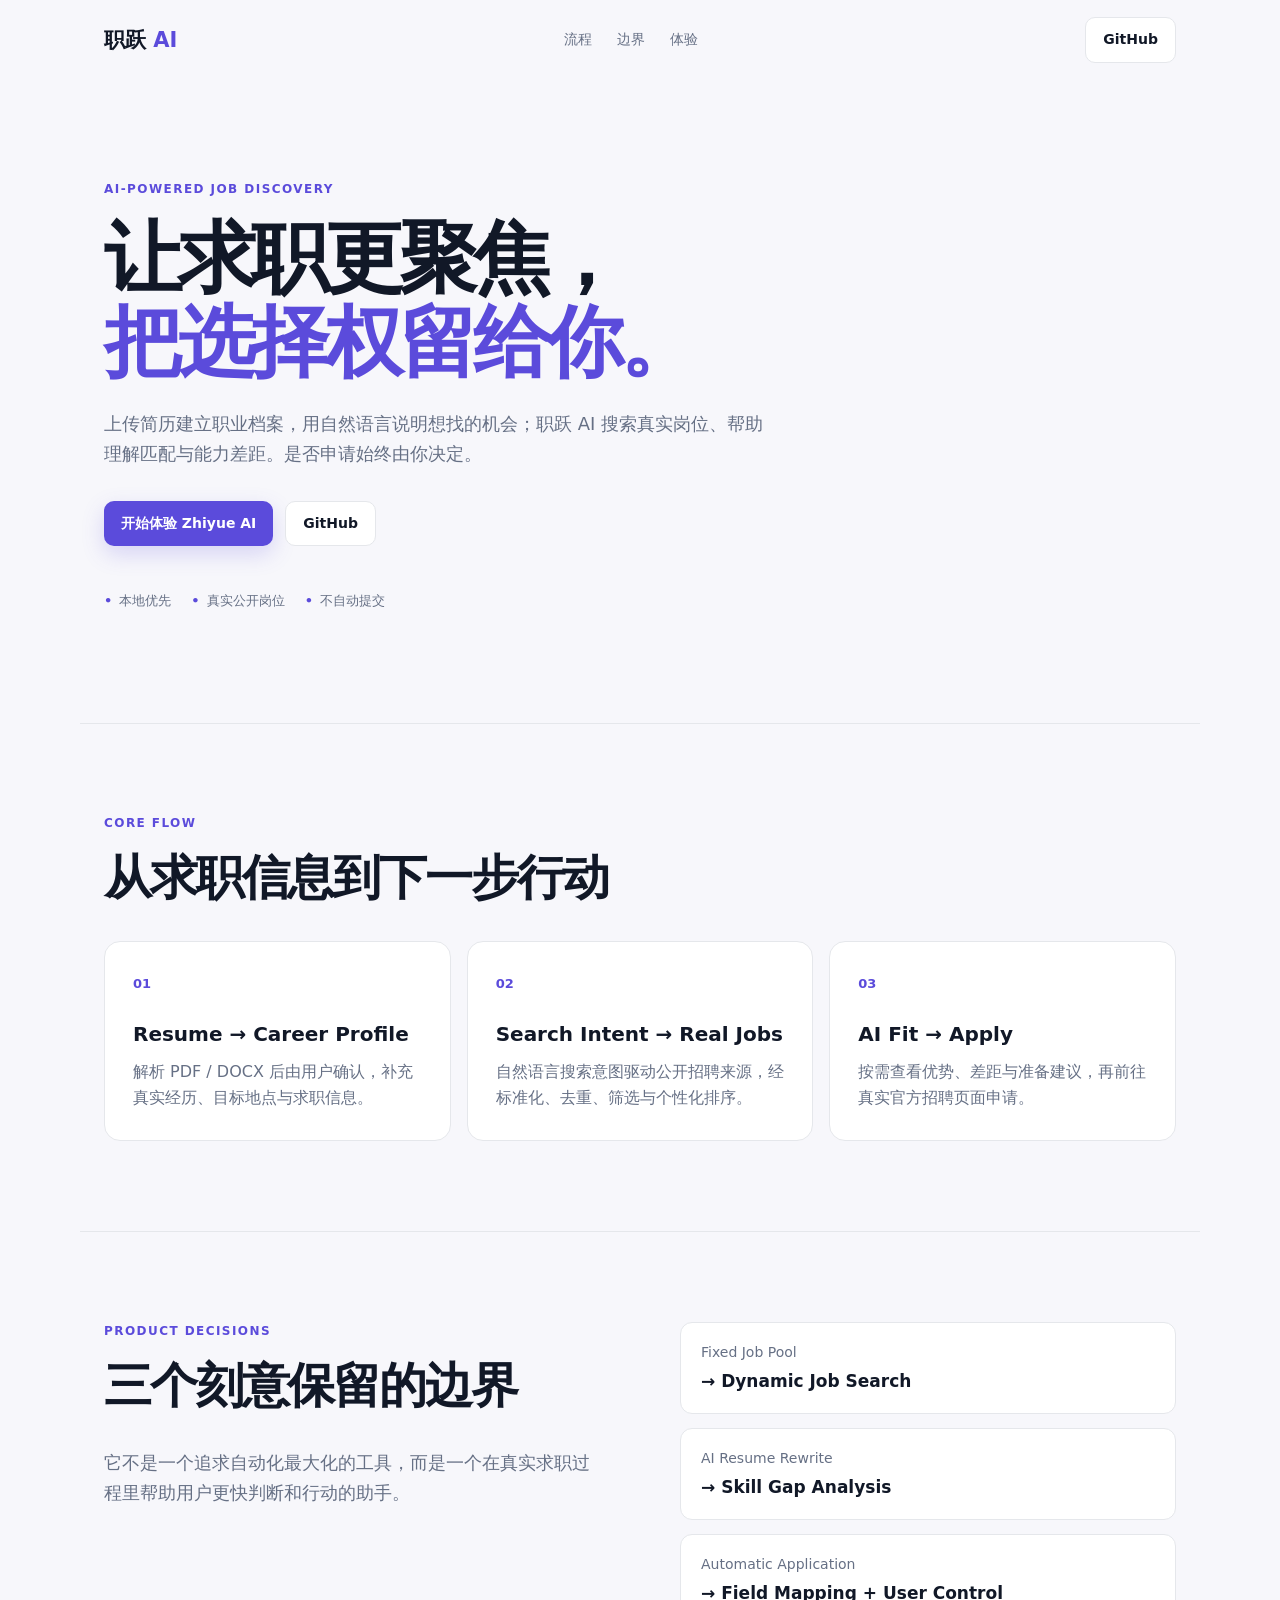
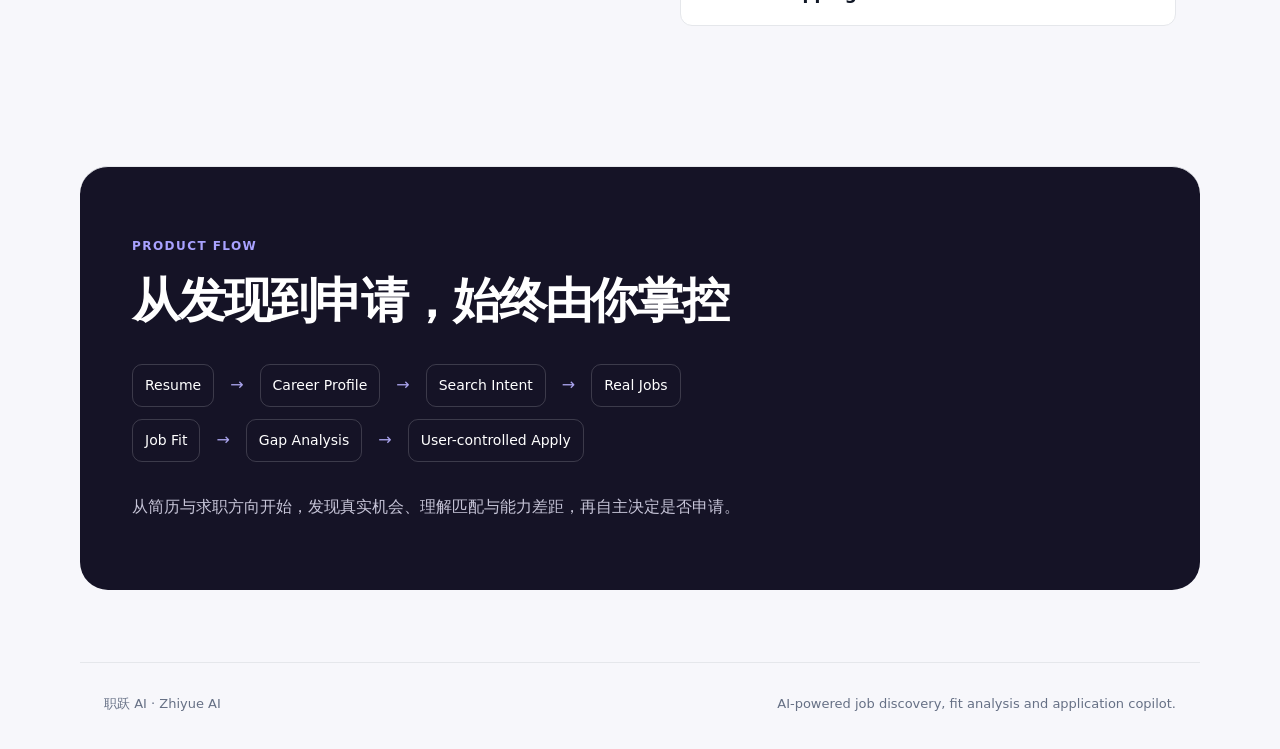
<file: website/index.html>
<!doctype html>
<html lang="zh-CN">
<head>
  <meta charset="utf-8">
  <meta name="viewport" content="width=device-width, initial-scale=1">
  <meta name="description" content="职跃 AI：AI 驱动的岗位发现、匹配分析与申请辅助工具。">
  <title>职跃 AI · Zhiyue AI</title>
  <link rel="stylesheet" href="styles.css">
</head>
<body>
  <header class="nav wrap">
    <a class="brand" href="#top">职跃 <span>AI</span></a>
    <nav aria-label="页面导航"><a href="#features">流程</a><a href="#decisions">边界</a><a href="#demo">体验</a></nav>
    <a id="github-link" class="button quiet" href="#" target="_blank" rel="noreferrer">GitHub</a>
  </header>

  <main id="top">
    <section class="hero wrap">
      <p class="eyebrow">AI-POWERED JOB DISCOVERY</p>
      <h1>让求职更聚焦，<br><em>把选择权留给你。</em></h1>
      <p class="lede">上传简历建立职业档案，用自然语言说明想找的机会；职跃 AI 搜索真实岗位、帮助理解匹配与能力差距。是否申请始终由你决定。</p>
      <div class="actions"><a id="app-link" class="button primary" href="#deployment">开始体验 Zhiyue AI</a><a id="github-hero-link" class="button quiet" href="#" target="_blank" rel="noreferrer">GitHub</a></div>
      <div class="signal"><span>本地优先</span><span>真实公开岗位</span><span>不自动提交</span></div>
    </section>

    <section id="features" class="wrap section">
      <p class="eyebrow">CORE FLOW</p>
      <h2>从求职信息到下一步行动</h2>
      <div class="cards">
        <article><b>01</b><h3>Resume → Career Profile</h3><p>解析 PDF / DOCX 后由用户确认，补充真实经历、目标地点与求职信息。</p></article>
        <article><b>02</b><h3>Search Intent → Real Jobs</h3><p>自然语言搜索意图驱动公开招聘来源，经标准化、去重、筛选与个性化排序。</p></article>
        <article><b>03</b><h3>AI Fit → Apply</h3><p>按需查看优势、差距与准备建议，再前往真实官方招聘页面申请。</p></article>
      </div>
    </section>

    <section id="decisions" class="wrap section split">
      <div><p class="eyebrow">PRODUCT DECISIONS</p><h2>三个刻意保留的边界</h2><p class="lede">它不是一个追求自动化最大化的工具，而是一个在真实求职过程里帮助用户更快判断和行动的助手。</p></div>
      <div class="decisions">
        <p><span>Fixed Job Pool</span><strong>→ Dynamic Job Search</strong></p>
        <p><span>AI Resume Rewrite</span><strong>→ Skill Gap Analysis</strong></p>
        <p><span>Automatic Application</span><strong>→ Field Mapping + User Control</strong></p>
      </div>
    </section>

    <section id="demo" class="wrap section demo">
      <p class="eyebrow">PRODUCT FLOW</p>
      <h2>从发现到申请，始终由你掌控</h2>
      <div class="demo-grid"><div><span>Resume</span><i>→</i><span>Career Profile</span><i>→</i><span>Search Intent</span><i>→</i><span>Real Jobs</span></div><div><span>Job Fit</span><i>→</i><span>Gap Analysis</span><i>→</i><span>User-controlled Apply</span></div></div>
      <p id="deployment" class="notice">从简历与求职方向开始，发现真实机会、理解匹配与能力差距，再自主决定是否申请。</p>
    </section>
  </main>

  <footer class="wrap"><span>职跃 AI · Zhiyue AI</span><span>AI-powered job discovery, fit analysis and application copilot.</span></footer>
  <script src="site.js?v=public-app-20260820"></script>
</body>
</html>
</file>
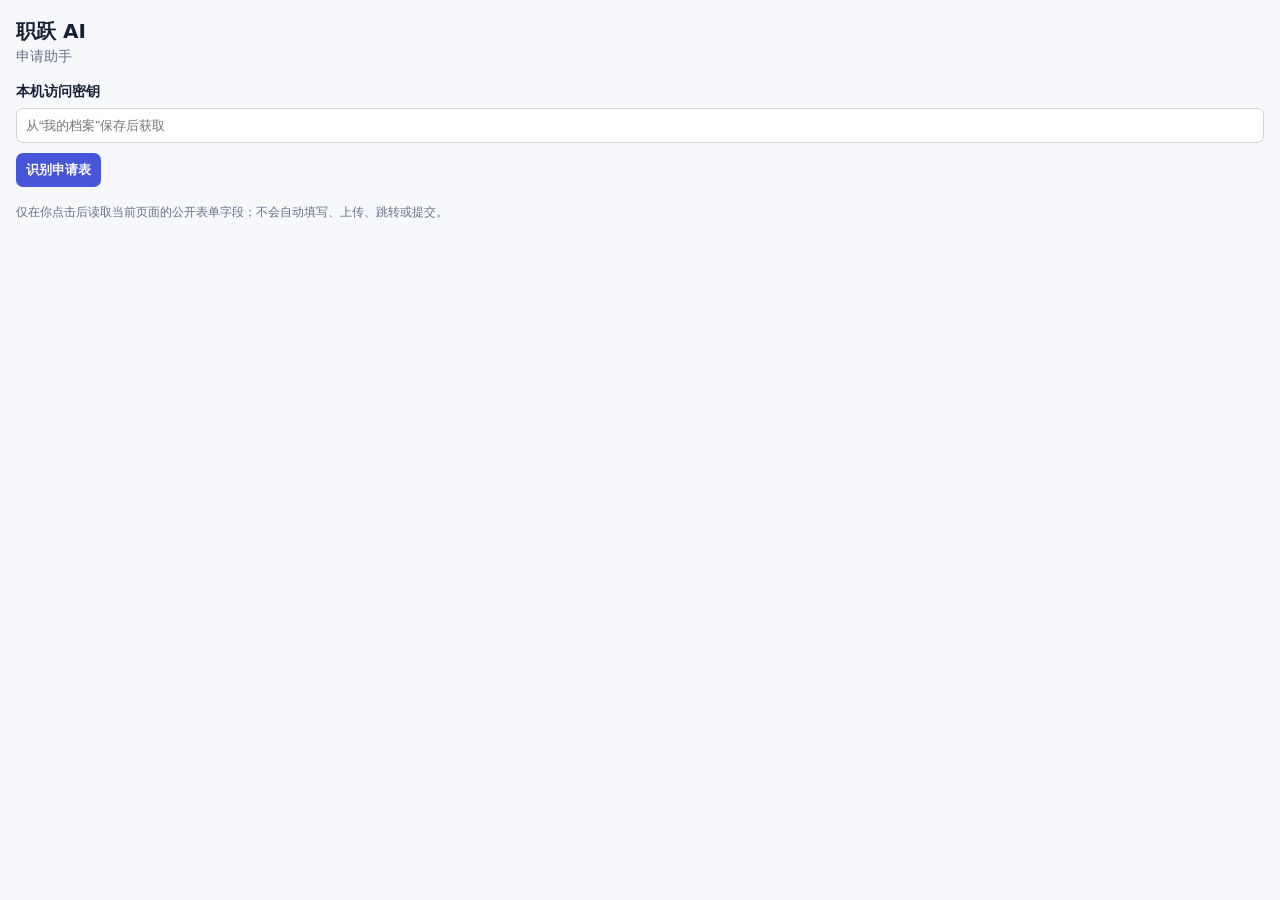
<file: browser_extension/popup.html>
<!doctype html><html lang="zh-CN"><head><meta charset="utf-8"><meta name="viewport" content="width=device-width,initial-scale=1"><link rel="stylesheet" href="popup.css"><title>职跃 AI</title></head><body>
<main><h1>职跃 AI</h1><p class="subtitle">申请助手</p><label>本机访问密钥<input id="token" type="password" placeholder="从“我的档案”保存后获取"></label><button id="scan">识别申请表</button><p id="status" role="status"></p><section id="results"></section><p class="privacy">仅在你点击后读取当前页面的公开表单字段；不会自动填写、上传、跳转或提交。</p></main><script src="popup.js"></script></body></html>
</file>
<file: website/styles.css>
:root{--ink:#111827;--muted:#667085;--line:#e5e7eb;--violet:#5b4bdb;--wash:#f7f7fb}*{box-sizing:border-box}html{scroll-behavior:smooth}body{margin:0;background:var(--wash);color:var(--ink);font:16px/1.65 Inter,"Microsoft YaHei",system-ui,sans-serif}.wrap{max-width:1120px;margin:auto;padding-left:24px;padding-right:24px}.nav{height:80px;display:flex;align-items:center;justify-content:space-between}.brand{font-size:21px;font-weight:800;color:var(--ink);text-decoration:none}.brand span,.eyebrow{color:var(--violet)}nav{display:flex;gap:25px}nav a{color:var(--muted);text-decoration:none;font-size:14px}.button{display:inline-flex;align-items:center;justify-content:center;padding:10px 17px;border-radius:10px;text-decoration:none;font-weight:700;font-size:14px}.primary{background:var(--violet);color:white;box-shadow:0 8px 22px #5b4bdb35}.quiet{border:1px solid var(--line);color:var(--ink);background:white}.hero{padding-top:100px;padding-bottom:112px}.eyebrow{font-weight:800;font-size:12px;letter-spacing:.12em;margin:0 0 16px}.hero h1{font-size:clamp(44px,7vw,78px);line-height:1.08;letter-spacing:-.055em;margin:0 0 25px}.hero em{font-style:normal;color:var(--violet)}.lede{max-width:670px;font-size:18px;color:var(--muted)}.actions{display:flex;gap:12px;margin-top:32px}.signal{display:flex;gap:20px;flex-wrap:wrap;margin-top:44px;color:var(--muted);font-size:13px}.signal span:before{content:"•";color:var(--violet);font-weight:900;margin-right:7px}.section{padding-top:90px;padding-bottom:90px;border-top:1px solid var(--line)}h2{font-size:clamp(31px,5vw,48px);letter-spacing:-.045em;line-height:1.14;margin:0 0 36px}.cards{display:grid;grid-template-columns:repeat(3,1fr);gap:16px}.cards article{background:#fff;border:1px solid var(--line);border-radius:16px;padding:28px}.cards b{color:var(--violet);font-size:13px}.cards h3{font-size:20px;margin:22px 0 8px}.cards p{color:var(--muted);margin:0}.split{display:grid;grid-template-columns:1fr 1fr;gap:80px}.decisions{display:grid;gap:14px}.decisions p{background:#fff;border:1px solid var(--line);border-radius:12px;padding:18px 20px;margin:0;display:grid;gap:3px}.decisions span{color:var(--muted);font-size:14px}.decisions strong{font-size:17px}.demo{background:#151326;color:white;border-radius:28px;margin-top:50px;margin-bottom:72px;padding:70px 52px}.demo .eyebrow{color:#a9a2ff}.demo-grid{display:grid;gap:12px}.demo-grid div{display:flex;gap:16px;align-items:center;flex-wrap:wrap}.demo-grid span{border:1px solid #ffffff2b;border-radius:10px;padding:9px 12px;font-size:14px}.demo-grid i{font-style:normal;color:#aaa4ed}.notice{color:#c7c5d8;max-width:700px;margin:32px 0 0}footer{border-top:1px solid var(--line);padding-top:30px;padding-bottom:34px;display:flex;justify-content:space-between;gap:20px;color:var(--muted);font-size:13px}@media(max-width:700px){.nav{height:68px}.nav nav{display:none}.hero{padding-top:62px;padding-bottom:75px}.cards,.split{grid-template-columns:1fr;gap:20px}.section{padding-top:60px;padding-bottom:60px}.demo{border-radius:0;margin:0;padding:54px 24px}.actions{flex-direction:column;align-items:stretch}footer{flex-direction:column}}
</file>
<file: browser_extension/popup.css>
body{margin:0;min-width:360px;background:#f7f8fc;color:#172033;font:14px/1.5 system-ui,"Microsoft YaHei",sans-serif}main{padding:16px}h1{font-size:20px;margin:0}.subtitle{color:#667085;margin:0 0 14px}label{display:block;font-weight:600}input{box-sizing:border-box;width:100%;margin:6px 0 10px;padding:9px;border:1px solid #d0d5dd;border-radius:7px}button{border:0;border-radius:7px;padding:8px 10px;background:#4756d8;color:#fff;font-weight:700;cursor:pointer}.item{margin-top:10px;padding:11px;background:#fff;border:1px solid #e8eaf1;border-radius:9px}.item p{margin:4px 0;word-break:break-word}.unknown{color:#8b5cf6}.missing{color:#b76900}.privacy{margin-top:16px;color:#667085;font-size:12px}#status{color:#667085}
</file>
